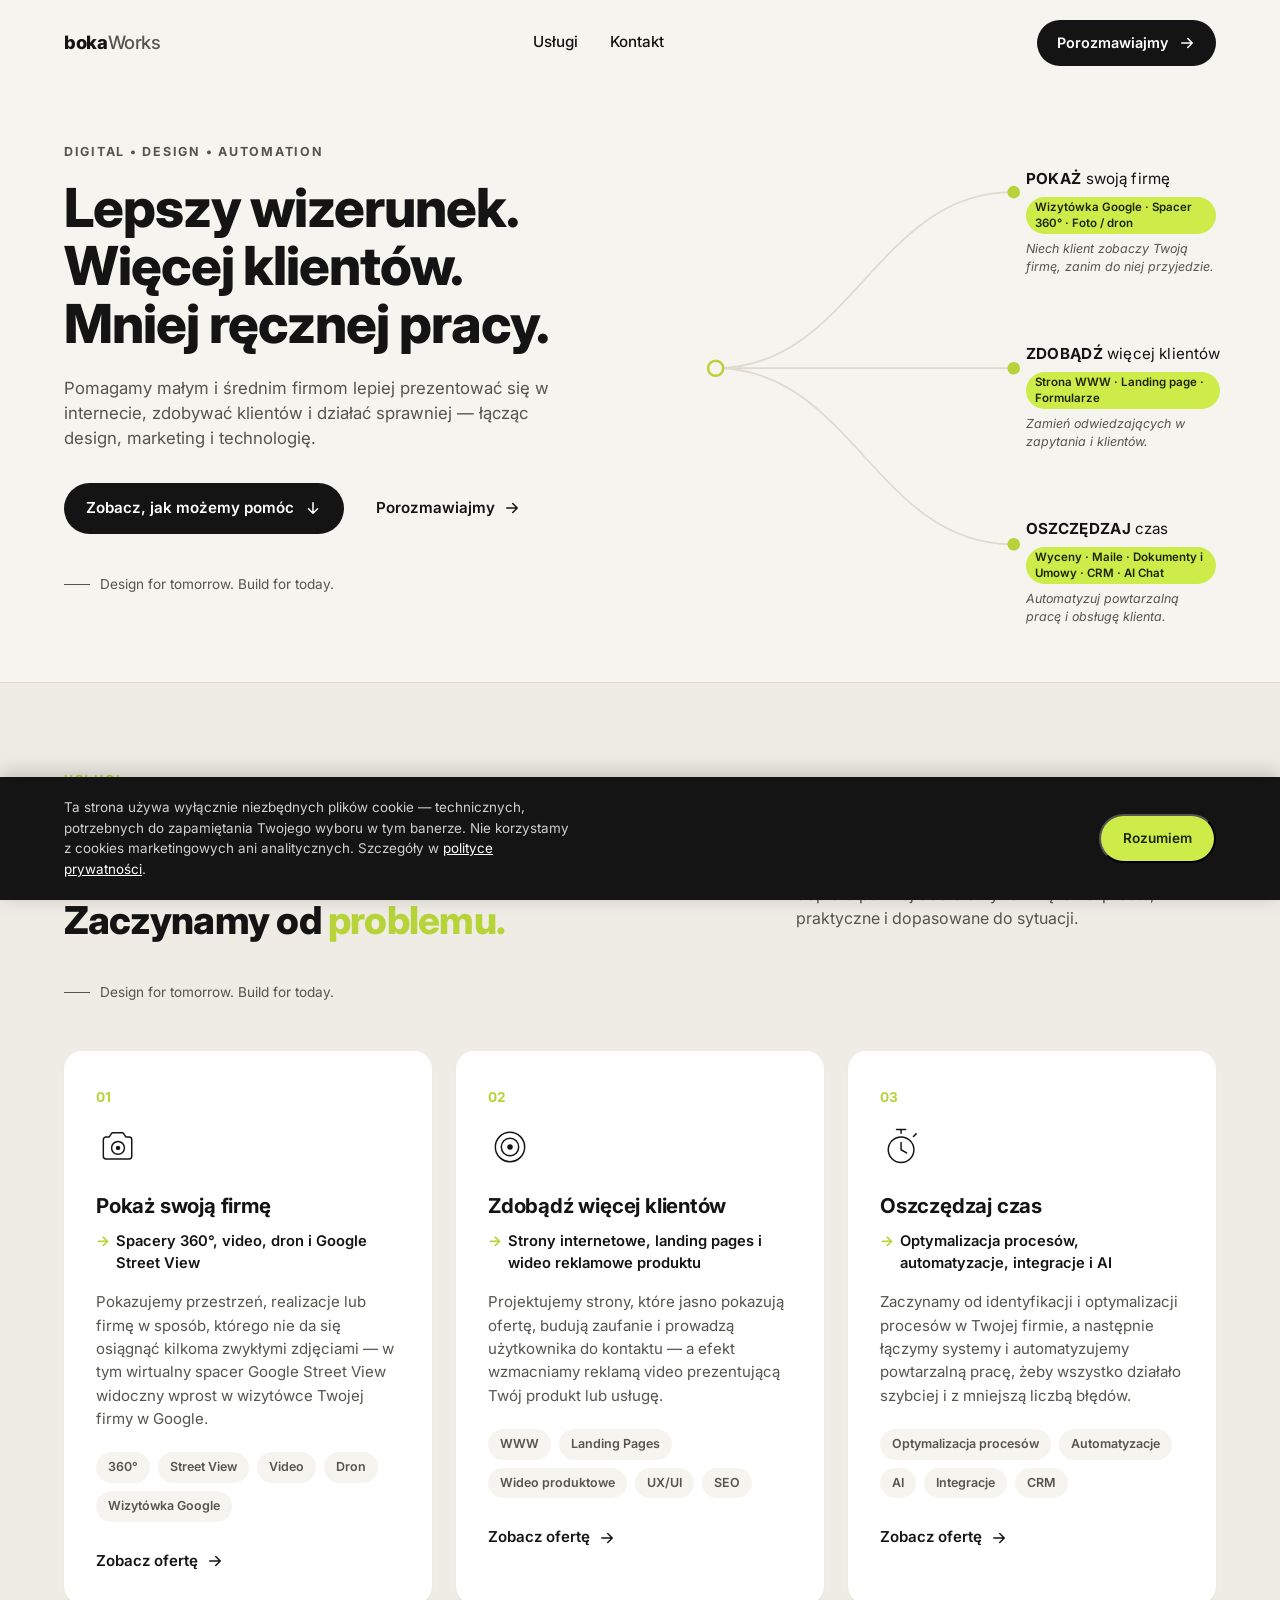
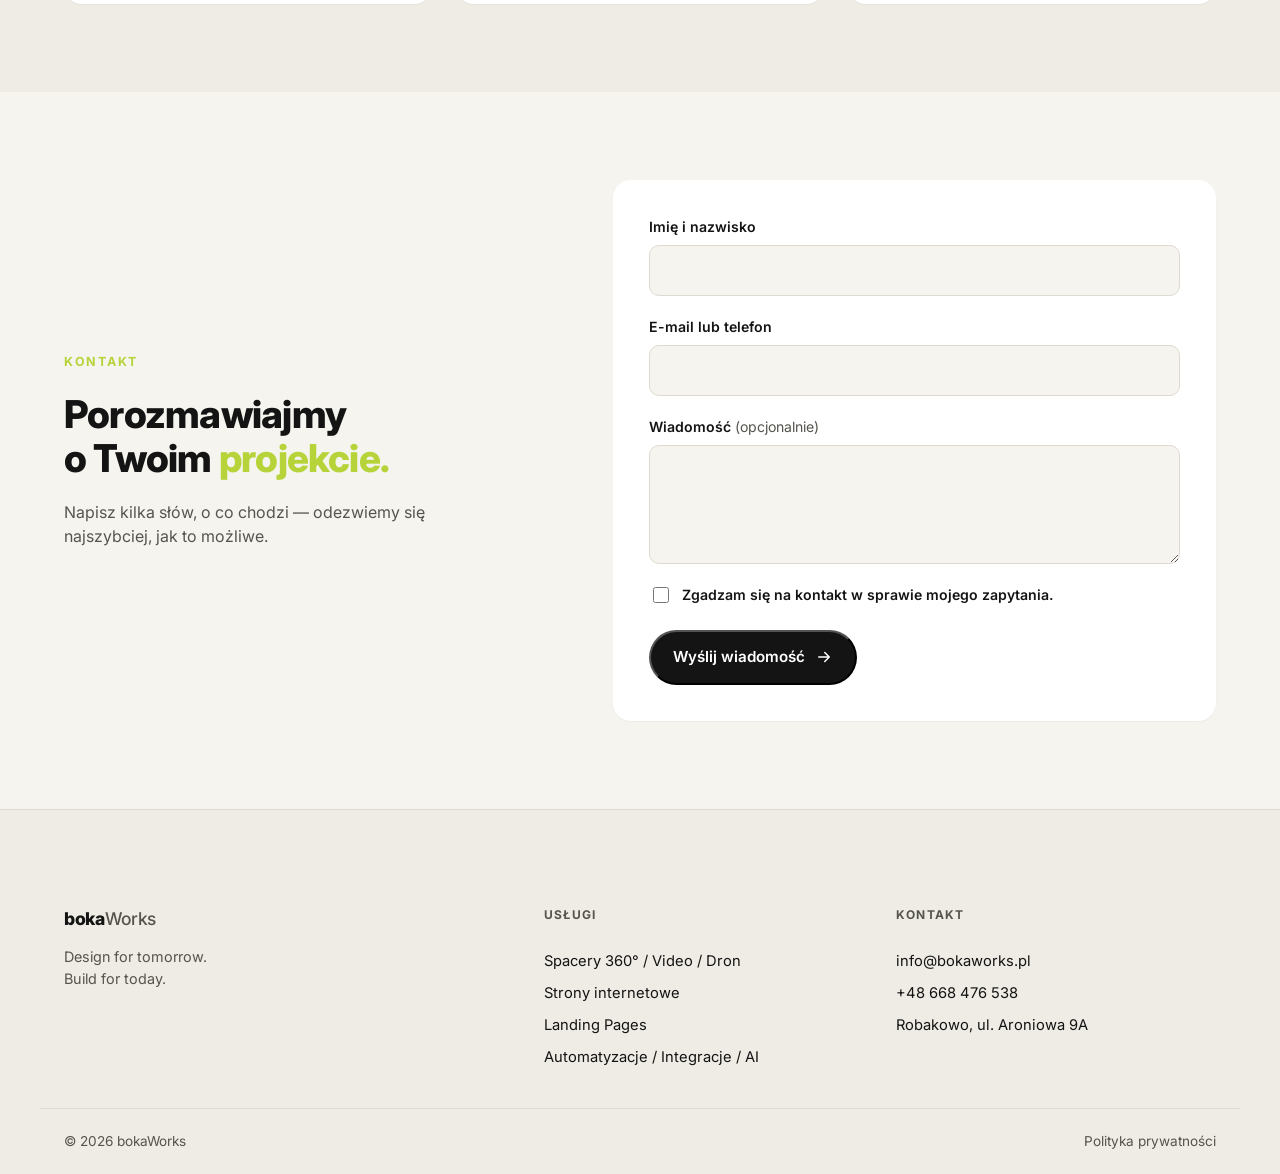
<file: index.html>
<!DOCTYPE html>
<html lang="pl">
<head>
<meta charset="UTF-8">
<meta name="viewport" content="width=device-width, initial-scale=1.0">
<title>bokaWorks — Design for tomorrow. Build for today.</title>
<meta name="description" content="Pomagamy małym i średnim firmom lepiej prezentować się w internecie, zdobywać klientów i działać sprawniej — łącząc design, marketing i technologię.">
<link rel="icon" href="data:image/svg+xml,%3Csvg xmlns='http://www.w3.org/2000/svg' viewBox='0 0 32 32'%3E%3Crect width='32' height='32' rx='8' fill='%23141414'/%3E%3Ctext x='16' y='22' font-family='Arial, sans-serif' font-weight='700' font-size='16' fill='%23CFEA3E' text-anchor='middle'%3EbW%3C/text%3E%3C/svg%3E">
<link rel="preconnect" href="https://fonts.googleapis.com">
<link rel="preconnect" href="https://fonts.gstatic.com" crossorigin>
<link href="https://fonts.googleapis.com/css2?family=Inter:wght@400;500;600;700;800&display=swap" rel="stylesheet">
<link rel="stylesheet" href="style.css?v=7">
</head>
<body>

<a class="skip-link" href="#main">Przejdź do treści</a>

<header class="site-header" id="top">
  <div class="container header-inner">
    <a href="#top" class="logo">boka<span>Works</span></a>

    <nav class="main-nav" id="main-nav">
      <a href="#uslugi">Usługi</a>
      <a href="#kontakt">Kontakt</a>
    </nav>

    <a href="#kontakt" class="btn btn-dark btn-header">
      Porozmawiajmy
      <svg class="icon-arrow" viewBox="0 0 24 24" fill="none" aria-hidden="true"><path d="M5 12h14M13 6l6 6-6 6" stroke="currentColor" stroke-width="2" stroke-linecap="round" stroke-linejoin="round"/></svg>
    </a>

    <button class="nav-toggle" id="navToggle" aria-label="Otwórz menu" aria-expanded="false" aria-controls="main-nav">
      <span></span><span></span><span></span>
    </button>
  </div>
</header>

<main id="main">

  <!-- HERO -->
  <section class="hero">
    <div class="container hero-inner">
      <div class="hero-content">
        <p class="eyebrow">DIGITAL &bull; DESIGN &bull; AUTOMATION</p>
        <h1>Lepszy wizerunek.<br>Więcej klientów.<br>Mniej ręcznej pracy.</h1>
        <p class="hero-lead">Pomagamy małym i średnim firmom lepiej prezentować się w internecie, zdobywać klientów i działać sprawniej — łącząc design, marketing i technologię.</p>
        <div class="hero-actions">
          <a href="#uslugi" class="btn btn-dark">
            Zobacz, jak możemy pomóc
            <svg class="icon-arrow icon-arrow--down" viewBox="0 0 24 24" fill="none" aria-hidden="true"><path d="M12 5v14M6 13l6 6 6-6" stroke="currentColor" stroke-width="2" stroke-linecap="round" stroke-linejoin="round"/></svg>
          </a>
          <a href="#kontakt" class="btn btn-text">
            Porozmawiajmy
            <svg class="icon-arrow" viewBox="0 0 24 24" fill="none" aria-hidden="true"><path d="M5 12h14M13 6l6 6-6 6" stroke="currentColor" stroke-width="2" stroke-linecap="round" stroke-linejoin="round"/></svg>
          </a>
        </div>
        <p class="hero-tagline"><span class="tagline-dash"></span> Design for tomorrow. Build for today.</p>
      </div>

      <div class="hero-visual" aria-hidden="true">
        <svg class="hero-diagram" viewBox="0 0 420 320" preserveAspectRatio="xMidYMid meet">
          <path class="branch" d="M22,160 C130,160 150,20 258,20" />
          <path class="branch" d="M22,160 C150,160 170,160 258,160" />
          <path class="branch" d="M22,160 C130,160 150,300 258,300" />
          <circle class="node-root" cx="22" cy="160" r="6" />
          <circle class="node" cx="259" cy="20" r="5" />
          <circle class="node" cx="259" cy="160" r="5" />
          <circle class="node" cx="259" cy="300" r="5" />
        </svg>
        <div class="hero-diagram-labels">
          <div class="diagram-label" style="top:3%">
            <p class="diagram-heading"><strong>POKAŻ</strong> swoją firmę</p>
            <em class="diagram-solution">Wizytówka Google · Spacer 360° · Foto / dron</em>
            <p class="diagram-desc">Niech klient zobaczy Twoją firmę, zanim do niej przyjedzie.</p>
          </div>
          <div class="diagram-label" style="top:46.5%">
            <p class="diagram-heading"><strong>ZDOBĄDŹ</strong> więcej klientów</p>
            <em class="diagram-solution">Strona WWW · Landing page · Formularze</em>
            <p class="diagram-desc">Zamień odwiedzających w zapytania i klientów.</p>
          </div>
          <div class="diagram-label" style="top:90%">
            <p class="diagram-heading"><strong>OSZCZĘDZAJ</strong> czas</p>
            <em class="diagram-solution">Wyceny · Maile · Dokumenty i Umowy · CRM · AI Chat</em>
            <p class="diagram-desc">Automatyzuj powtarzalną pracę i obsługę klienta.</p>
          </div>
        </div>
      </div>
    </div>
  </section>

  <!-- USŁUGI -->
  <section class="section section--muted" id="uslugi">
    <div class="container">
      <div class="section-head">
        <p class="section-eyebrow">USŁUGI</p>
        <div class="section-head-row">
          <div>
            <h2 class="section-title">Nie zaczynamy<br>od rozwiązania.<br>Zaczynamy od <span class="accent-text">problemu.</span></h2>
            <p class="hero-tagline"><span class="tagline-dash"></span> Design for tomorrow. Build for today.</p>
          </div>
          <p class="section-note">Nie musisz wiedzieć, jakiego narzędzia potrzebujesz — zacznij od efektu, który chcesz osiągnąć. Najpierw rozumiemy, co naprawdę blokuje rozwój Twojej firmy, dopiero później dobieramy rozwiązanie: proste, praktyczne i dopasowane do sytuacji.</p>
        </div>
      </div>

      <div class="cards-grid">

        <a href="https://bokaworks.pl/spacer360/" class="card service-card">
          <span class="card-arrow-corner">
            <svg viewBox="0 0 24 24" fill="none" aria-hidden="true"><path d="M7 17L17 7M9 7h8v8" stroke="currentColor" stroke-width="2" stroke-linecap="round" stroke-linejoin="round"/></svg>
          </span>
          <span class="card-number">01</span>
          <span class="card-icon">
            <svg viewBox="0 0 48 48" fill="none" aria-hidden="true"><path d="M8 16c0-1.7 1.3-3 3-3h3.5l2.3-3.6a2 2 0 0 1 1.7-.9h10a2 2 0 0 1 1.7.9L32.5 13H36c1.7 0 3 1.3 3 3v18c0 1.7-1.3 3-3 3H11c-1.7 0-3-1.3-3-3V16z" stroke="currentColor" stroke-width="1.6" stroke-linejoin="round"/><circle cx="24" cy="25" r="7" stroke="currentColor" stroke-width="1.6"/><circle cx="24" cy="25" r="2.4" fill="currentColor"/></svg>
          </span>
          <h3 class="card-title">Pokaż swoją firmę</h3>
          <p class="card-subtitle"><span class="subtitle-arrow">→</span> Spacery 360°, video, dron i Google Street View</p>
          <p class="card-desc">Pokazujemy przestrzeń, realizacje lub firmę w sposób, którego nie da się osiągnąć kilkoma zwykłymi zdjęciami — w tym wirtualny spacer Google Street View widoczny wprost w wizytówce Twojej firmy w Google.</p>
          <span class="tag-row">
            <span class="tag">360°</span>
            <span class="tag">Street View</span>
            <span class="tag">Video</span>
            <span class="tag">Dron</span>
            <span class="tag">Wizytówka Google</span>
          </span>
          <span class="card-link">
            Zobacz ofertę
            <svg class="icon-arrow" viewBox="0 0 24 24" fill="none" aria-hidden="true"><path d="M5 12h14M13 6l6 6-6 6" stroke="currentColor" stroke-width="2" stroke-linecap="round" stroke-linejoin="round"/></svg>
          </span>
        </a>

        <a href="#kontakt" class="card service-card">
          <span class="card-arrow-corner">
            <svg viewBox="0 0 24 24" fill="none" aria-hidden="true"><path d="M7 17L17 7M9 7h8v8" stroke="currentColor" stroke-width="2" stroke-linecap="round" stroke-linejoin="round"/></svg>
          </span>
          <span class="card-number">02</span>
          <span class="card-icon">
            <svg viewBox="0 0 48 48" fill="none" aria-hidden="true"><circle cx="24" cy="24" r="16" stroke="currentColor" stroke-width="1.6"/><circle cx="24" cy="24" r="9.5" stroke="currentColor" stroke-width="1.6"/><circle cx="24" cy="24" r="3" fill="currentColor"/></svg>
          </span>
          <h3 class="card-title">Zdobądź więcej klientów</h3>
          <p class="card-subtitle"><span class="subtitle-arrow">→</span> Strony internetowe, landing pages i wideo reklamowe produktu</p>
          <p class="card-desc">Projektujemy strony, które jasno pokazują ofertę, budują zaufanie i prowadzą użytkownika do kontaktu — a efekt wzmacniamy reklamą video prezentującą Twój produkt lub usługę.</p>
          <span class="tag-row">
            <span class="tag">WWW</span>
            <span class="tag">Landing Pages</span>
            <span class="tag">Wideo produktowe</span>
            <span class="tag">UX/UI</span>
            <span class="tag">SEO</span>
          </span>
          <span class="card-link">
            Zobacz ofertę
            <svg class="icon-arrow" viewBox="0 0 24 24" fill="none" aria-hidden="true"><path d="M5 12h14M13 6l6 6-6 6" stroke="currentColor" stroke-width="2" stroke-linecap="round" stroke-linejoin="round"/></svg>
          </span>
        </a>

        <a href="#kontakt" class="card service-card">
          <span class="card-arrow-corner">
            <svg viewBox="0 0 24 24" fill="none" aria-hidden="true"><path d="M7 17L17 7M9 7h8v8" stroke="currentColor" stroke-width="2" stroke-linecap="round" stroke-linejoin="round"/></svg>
          </span>
          <span class="card-number">03</span>
          <span class="card-icon">
            <svg viewBox="0 0 48 48" fill="none" aria-hidden="true"><circle cx="23" cy="27" r="14" stroke="currentColor" stroke-width="1.6"/><path d="M23 27V19M23 27l6 3.5" stroke="currentColor" stroke-width="1.6" stroke-linecap="round" stroke-linejoin="round"/><path d="M18 5h10M23 5v4" stroke="currentColor" stroke-width="1.6" stroke-linecap="round"/><path d="M36.5 12.5l2.8-2.8" stroke="currentColor" stroke-width="1.6" stroke-linecap="round"/></svg>
          </span>
          <h3 class="card-title">Oszczędzaj czas</h3>
          <p class="card-subtitle"><span class="subtitle-arrow">→</span> Optymalizacja procesów, automatyzacje, integracje i AI</p>
          <p class="card-desc">Zaczynamy od identyfikacji i optymalizacji procesów w Twojej firmie, a następnie łączymy systemy i automatyzujemy powtarzalną pracę, żeby wszystko działało szybciej i z mniejszą liczbą błędów.</p>
          <span class="tag-row">
            <span class="tag">Optymalizacja procesów</span>
            <span class="tag">Automatyzacje</span>
            <span class="tag">AI</span>
            <span class="tag">Integracje</span>
            <span class="tag">CRM</span>
          </span>
          <span class="card-link">
            Zobacz ofertę
            <svg class="icon-arrow" viewBox="0 0 24 24" fill="none" aria-hidden="true"><path d="M5 12h14M13 6l6 6-6 6" stroke="currentColor" stroke-width="2" stroke-linecap="round" stroke-linejoin="round"/></svg>
          </span>
        </a>

      </div>
    </div>
  </section>

  <!-- KONTAKT -->
  <section class="section" id="kontakt">
    <div class="container contact-inner">
      <div class="contact-intro">
        <p class="section-eyebrow">KONTAKT</p>
        <h2 class="section-title">Porozmawiajmy<br>o Twoim <span class="accent-text">projekcie.</span></h2>
        <p class="section-note contact-note">Napisz kilka słów, o co chodzi — odezwiemy się najszybciej, jak to możliwe.</p>
      </div>

      <form class="contact-form" id="contactForm" novalidate>
        <div class="form-row">
          <label for="cf-name">Imię i nazwisko</label>
          <input type="text" id="cf-name" name="name" autocomplete="name" required>
        </div>

        <div class="form-row">
          <label for="cf-contact">E-mail lub telefon</label>
          <input type="text" id="cf-contact" name="contact" autocomplete="email" required>
        </div>

        <div class="form-row">
          <label for="cf-message">Wiadomość <span class="label-optional">(opcjonalnie)</span></label>
          <textarea id="cf-message" name="message" rows="4"></textarea>
        </div>

        <div class="form-row form-row--consent">
          <label class="consent-label">
            <input type="checkbox" id="cf-consent" name="consent" required>
            <span>Zgadzam się na kontakt w sprawie mojego zapytania.</span>
          </label>
        </div>

        <!-- honeypot: ukryte dla ludzi, widoczne dla botów -->
        <div class="form-hp" aria-hidden="true">
          <label for="cf-website">Strona internetowa</label>
          <input type="text" id="cf-website" name="website" tabindex="-1" autocomplete="off">
        </div>

        <div class="form-row form-row--submit">
          <button type="submit" class="btn btn-dark" id="cf-submit">
            Wyślij wiadomość
            <svg class="icon-arrow" viewBox="0 0 24 24" fill="none" aria-hidden="true"><path d="M5 12h14M13 6l6 6-6 6" stroke="currentColor" stroke-width="2" stroke-linecap="round" stroke-linejoin="round"/></svg>
          </button>
          <p class="form-status" id="cf-status" role="status" aria-live="polite"></p>
        </div>
      </form>
    </div>
  </section>

</main>

<footer class="site-footer">
  <div class="container footer-grid">
    <div class="footer-brand">
      <a href="#top" class="logo logo--footer">boka<span>Works</span></a>
      <p>Design for tomorrow.<br>Build for today.</p>
    </div>

    <div class="footer-col">
      <p class="footer-heading">USŁUGI</p>
      <a href="#uslugi">Spacery 360° / Video / Dron</a>
      <a href="#uslugi">Strony internetowe</a>
      <a href="#uslugi">Landing Pages</a>
      <a href="#uslugi">Automatyzacje / Integracje / AI</a>
    </div>

    <div class="footer-col">
      <p class="footer-heading">KONTAKT</p>
      <a href="mailto:info@bokaworks.pl">info@bokaworks.pl</a>
      <a href="tel:+48668476538">+48 668 476 538</a>
      <span class="footer-address">Robakowo, ul. Aroniowa 9A</span>
    </div>
  </div>

  <div class="container footer-bottom">
    <p>&copy; <span id="year">2026</span> bokaWorks</p>
    <a href="polityka-prywatnosci.html">Polityka prywatności</a>
  </div>
</footer>

<!-- ===== COOKIE BANNER ===== -->
<div class="cookie-banner" id="cookieBanner" hidden>
  <div class="container cookie-banner-inner">
    <p>Ta strona używa wyłącznie niezbędnych plików cookie — technicznych, potrzebnych do zapamiętania Twojego wyboru w tym banerze. Nie korzystamy z cookies marketingowych ani analitycznych. Szczegóły w <a href="polityka-prywatnosci.html">polityce prywatności</a>.</p>
    <div class="cookie-actions">
      <button class="btn btn-accent" id="cookieAccept" type="button">Rozumiem</button>
    </div>
  </div>
</div>

<script src="script.js?v=4"></script>
</body>
</html>
</file>
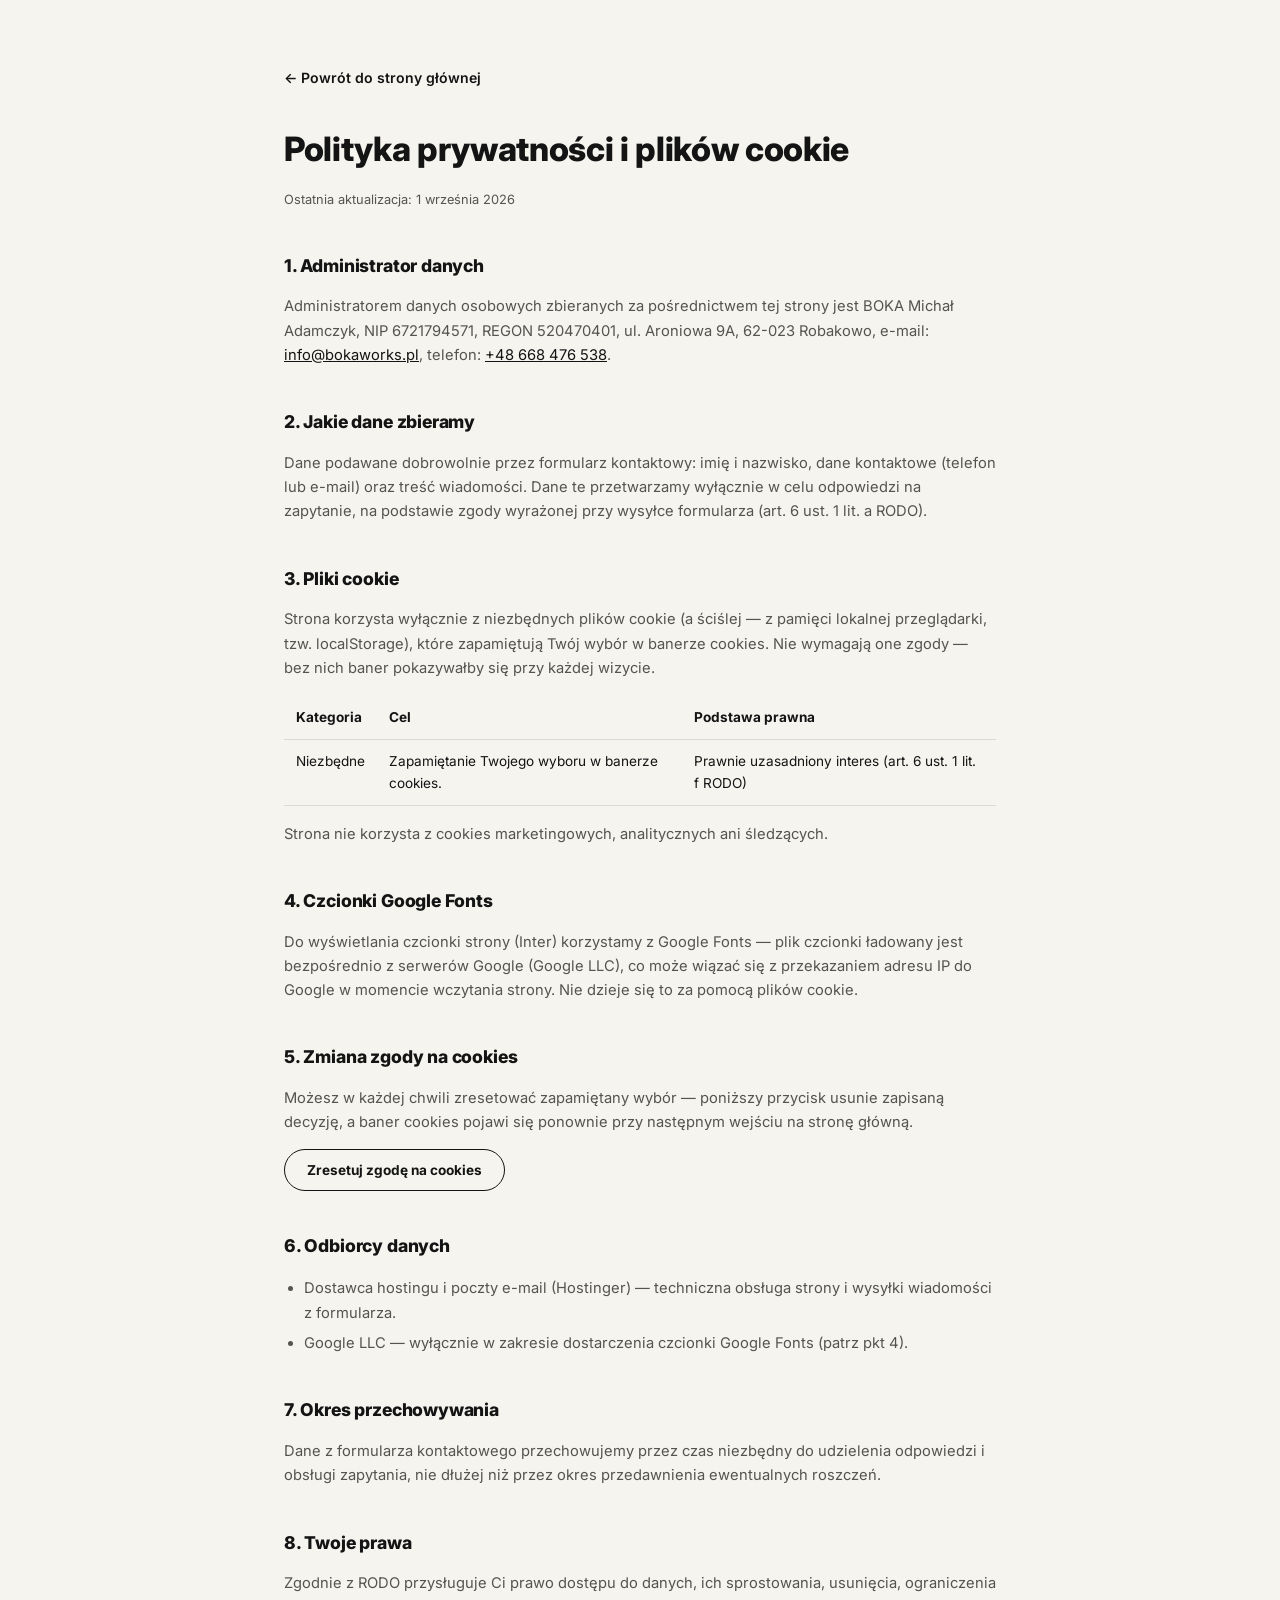
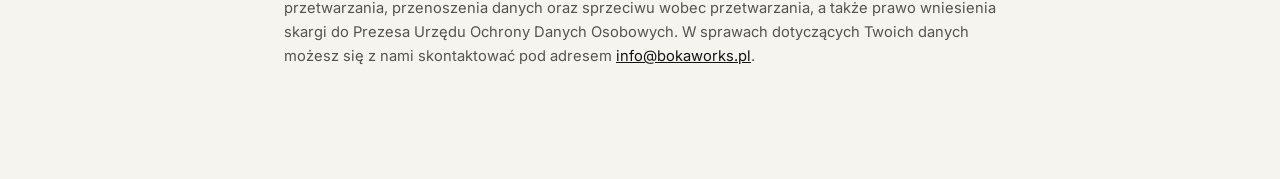
<file: polityka-prywatnosci.html>
<!DOCTYPE html>
<html lang="pl">
<head>
<meta charset="UTF-8">
<meta name="viewport" content="width=device-width, initial-scale=1">
<meta name="robots" content="noindex">
<title>Polityka prywatności — bokaWorks</title>
<link rel="preconnect" href="https://fonts.googleapis.com">
<link rel="preconnect" href="https://fonts.gstatic.com" crossorigin>
<link href="https://fonts.googleapis.com/css2?family=Inter:wght@400;500;600;700;800&display=swap" rel="stylesheet">
<style>
  :root {
    --bg: #f5f4ef;
    --ink: #141414;
    --ink-soft: #55544d;
    --line: #dedad0;
    --accent-dark: #b6d43a;
  }
  * { box-sizing: border-box; }
  body { margin: 0; font-family: "Inter", -apple-system, BlinkMacSystemFont, "Segoe UI", Roboto, Helvetica, Arial, sans-serif; color: var(--ink); background: var(--bg); line-height: 1.65; }
  h1, h2 { font-weight: 800; margin: 0; letter-spacing: -0.01em; }
  a { color: var(--ink); }
  .wrap { max-width: 760px; margin: 0 auto; padding: 64px 24px 96px; }
  .back { font-size: 0.88rem; font-weight: 600; text-decoration: none; display: inline-block; margin-bottom: 32px; color: var(--ink); }
  h1 { font-size: clamp(1.6rem, 3vw, 2.1rem); margin-bottom: 8px; }
  .updated { font-size: 0.8rem; color: var(--ink-soft); margin-bottom: 40px; }
  h2 { font-size: 1.1rem; margin: 40px 0 12px; }
  p, li { font-size: 0.92rem; color: var(--ink-soft); }
  ul { padding-left: 20px; }
  li { margin-bottom: 6px; }
  table { width: 100%; border-collapse: collapse; margin: 16px 0; font-size: 0.85rem; }
  th, td { text-align: left; padding: 10px 12px; border-bottom: 1px solid var(--line); vertical-align: top; }
  th { color: var(--ink); font-weight: 700; }
  .btn {
    display: inline-flex; align-items: center; gap: 8px; padding: 12px 22px; font-size: 0.85rem; font-weight: 700;
    border: 1.5px solid var(--ink); background: transparent; color: var(--ink); cursor: pointer;
    border-radius: 999px; font-family: inherit;
  }
  .btn:hover { background: var(--ink); color: #fff; }
  #cookie-reset-msg { font-size: 0.8rem; color: var(--ink-soft); margin-top: 10px; display: none; }
</style>
</head>
<body>
<div class="wrap">
  <a class="back" href="index.html">← Powrót do strony głównej</a>
  <h1>Polityka prywatności i plików cookie</h1>
  <p class="updated">Ostatnia aktualizacja: 1 września 2026</p>

  <h2>1. Administrator danych</h2>
  <p>
    Administratorem danych osobowych zbieranych za pośrednictwem tej strony jest
    BOKA Michał Adamczyk, NIP 6721794571, REGON 520470401,
    ul. Aroniowa 9A, 62-023 Robakowo, e-mail: <a href="mailto:info@bokaworks.pl">info@bokaworks.pl</a>,
    telefon: <a href="tel:+48668476538">+48 668 476 538</a>.
  </p>

  <h2>2. Jakie dane zbieramy</h2>
  <p>Dane podawane dobrowolnie przez formularz kontaktowy: imię i nazwisko, dane kontaktowe (telefon lub e-mail) oraz treść wiadomości. Dane te przetwarzamy wyłącznie w celu odpowiedzi na zapytanie, na podstawie zgody wyrażonej przy wysyłce formularza (art. 6 ust. 1 lit. a RODO).</p>

  <h2>3. Pliki cookie</h2>
  <p>Strona korzysta wyłącznie z niezbędnych plików cookie (a ściślej — z pamięci lokalnej przeglądarki, tzw. localStorage), które zapamiętują Twój wybór w banerze cookies. Nie wymagają one zgody — bez nich baner pokazywałby się przy każdej wizycie.</p>
  <table>
    <tr><th>Kategoria</th><th>Cel</th><th>Podstawa prawna</th></tr>
    <tr>
      <td>Niezbędne</td>
      <td>Zapamiętanie Twojego wyboru w banerze cookies.</td>
      <td>Prawnie uzasadniony interes (art. 6 ust. 1 lit. f RODO)</td>
    </tr>
  </table>
  <p>Strona nie korzysta z cookies marketingowych, analitycznych ani śledzących.</p>

  <h2>4. Czcionki Google Fonts</h2>
  <p>Do wyświetlania czcionki strony (Inter) korzystamy z Google Fonts — plik czcionki ładowany jest bezpośrednio z serwerów Google (Google LLC), co może wiązać się z przekazaniem adresu IP do Google w momencie wczytania strony. Nie dzieje się to za pomocą plików cookie.</p>

  <h2>5. Zmiana zgody na cookies</h2>
  <p>Możesz w każdej chwili zresetować zapamiętany wybór — poniższy przycisk usunie zapisaną decyzję, a baner cookies pojawi się ponownie przy następnym wejściu na stronę główną.</p>
  <button class="btn" id="cookie-reset-btn" type="button">Zresetuj zgodę na cookies</button>
  <p id="cookie-reset-msg">Gotowe — wróć na <a href="index.html">stronę główną</a>, baner pojawi się ponownie.</p>

  <h2>6. Odbiorcy danych</h2>
  <ul>
    <li>Dostawca hostingu i poczty e-mail (Hostinger) — techniczna obsługa strony i wysyłki wiadomości z formularza.</li>
    <li>Google LLC — wyłącznie w zakresie dostarczenia czcionki Google Fonts (patrz pkt 4).</li>
  </ul>

  <h2>7. Okres przechowywania</h2>
  <p>Dane z formularza kontaktowego przechowujemy przez czas niezbędny do udzielenia odpowiedzi i obsługi zapytania, nie dłużej niż przez okres przedawnienia ewentualnych roszczeń.</p>

  <h2>8. Twoje prawa</h2>
  <p>Zgodnie z RODO przysługuje Ci prawo dostępu do danych, ich sprostowania, usunięcia, ograniczenia przetwarzania, przenoszenia danych oraz sprzeciwu wobec przetwarzania, a także prawo wniesienia skargi do Prezesa Urzędu Ochrony Danych Osobowych. W sprawach dotyczących Twoich danych możesz się z nami skontaktować pod adresem <a href="mailto:info@bokaworks.pl">info@bokaworks.pl</a>.</p>
</div>
<script>
  document.getElementById('cookie-reset-btn').addEventListener('click', function () {
    try { localStorage.removeItem('bokaworks_cookie_consent'); } catch (e) {}
    document.getElementById('cookie-reset-msg').style.display = 'block';
  });
</script>
</body>
</html>
</file>
<file: style.css>
/* ==========================================================================
   bokaWorks — homepage styles
   ========================================================================== */

:root {
  --bg: #f5f4ef;
  --bg-muted: #eeece4;
  --ink: #141414;
  --ink-soft: #55544d;
  --line: #dedad0;
  --card-bg: #ffffff;
  --card-bg-hover: #fbfaf5;
  --accent: #cdec4a;
  --accent-ink: #1c2400;
  --accent-dark: #b6d43a;
  --radius: 18px;
  --radius-sm: 10px;
  --container: 1200px;
  --shadow-card: 0 1px 2px rgba(20, 20, 20, 0.04);
  --shadow-card-hover: 0 18px 34px -18px rgba(20, 20, 20, 0.28);
  --ease: cubic-bezier(0.22, 1, 0.36, 1);
}

* {
  box-sizing: border-box;
}

html {
  scroll-behavior: smooth;
}

body {
  margin: 0;
  font-family: "Inter", -apple-system, BlinkMacSystemFont, "Segoe UI", Roboto, Helvetica, Arial, sans-serif;
  background: var(--bg);
  color: var(--ink);
  line-height: 1.5;
  -webkit-font-smoothing: antialiased;
}

h1, h2, h3, h4, p, figure {
  margin: 0;
}

img, svg {
  display: block;
  max-width: 100%;
}

a {
  color: inherit;
  text-decoration: none;
}

ul {
  list-style: none;
  margin: 0;
  padding: 0;
}

button {
  font: inherit;
  cursor: pointer;
}

.container {
  width: 100%;
  max-width: var(--container);
  margin-inline: auto;
  padding-inline: 24px;
}

.skip-link {
  position: absolute;
  left: -999px;
  top: auto;
  background: var(--ink);
  color: #fff;
  padding: 10px 16px;
  border-radius: 8px;
  z-index: 200;
}
.skip-link:focus {
  left: 24px;
  top: 12px;
}

/* ---------- Buttons ---------- */

.btn {
  display: inline-flex;
  align-items: center;
  gap: 10px;
  padding: 14px 22px;
  border-radius: 999px;
  font-weight: 600;
  font-size: 0.95rem;
  white-space: nowrap;
  transition: transform 0.35s var(--ease), background-color 0.25s ease, color 0.25s ease, box-shadow 0.25s ease;
}

.btn-dark {
  background: var(--ink);
  color: #fff;
}
.btn-dark:hover {
  background: #262620;
  transform: translateY(-2px);
}
.btn:disabled {
  opacity: 0.6;
  cursor: not-allowed;
  transform: none;
}

.btn-accent {
  background: var(--accent);
  color: var(--accent-ink);
}
.btn-accent:hover {
  background: var(--accent-dark);
  transform: translateY(-2px);
}

.btn-text {
  padding: 14px 4px;
  color: var(--ink);
  gap: 8px;
}
.btn-text .icon-arrow {
  transition: transform 0.25s var(--ease);
}
.btn-text:hover .icon-arrow {
  transform: translateX(4px);
}

.btn-text--light {
  color: #fff;
}

.btn-header {
  padding: 12px 20px;
  font-size: 0.9rem;
}

.icon-arrow {
  width: 18px;
  height: 18px;
  flex-shrink: 0;
}
.icon-arrow--down {
  transition: transform 0.25s var(--ease);
}
.btn:hover .icon-arrow--down {
  transform: translateY(2px);
}

/* ---------- Header ---------- */

.site-header {
  position: sticky;
  top: 0;
  z-index: 100;
  background: rgba(245, 244, 239, 0.85);
  backdrop-filter: blur(10px);
  border-bottom: 1px solid transparent;
}

.header-inner {
  display: flex;
  align-items: center;
  justify-content: space-between;
  gap: 24px;
  padding-block: 20px;
}

.logo {
  font-size: 1.15rem;
  font-weight: 800;
  letter-spacing: -0.02em;
  color: var(--ink);
}
.logo span {
  font-weight: 500;
  color: var(--ink-soft);
}

.main-nav {
  display: flex;
  gap: 32px;
  font-size: 0.95rem;
  font-weight: 500;
  margin-inline: auto;
}
.main-nav a {
  position: relative;
  padding-block: 4px;
}
.main-nav a::after {
  content: "";
  position: absolute;
  left: 0;
  bottom: 0;
  width: 0;
  height: 2px;
  background: var(--ink);
  transition: width 0.25s var(--ease);
}
.main-nav a:hover::after {
  width: 100%;
}

.nav-toggle {
  display: none;
  flex-direction: column;
  justify-content: center;
  gap: 5px;
  width: 40px;
  height: 40px;
  background: transparent;
  border: 1px solid var(--line);
  border-radius: 10px;
}
.nav-toggle span {
  display: block;
  height: 2px;
  margin-inline: 9px;
  background: var(--ink);
  transition: transform 0.25s ease, opacity 0.25s ease;
}
.nav-toggle[aria-expanded="true"] span:nth-child(1) { transform: translateY(7px) rotate(45deg); }
.nav-toggle[aria-expanded="true"] span:nth-child(2) { opacity: 0; }
.nav-toggle[aria-expanded="true"] span:nth-child(3) { transform: translateY(-7px) rotate(-45deg); }

/* ---------- Hero ---------- */

.hero {
  padding-block: 56px 88px;
}

.hero-inner {
  display: grid;
  grid-template-columns: 1.05fr 0.95fr;
  gap: 40px;
  align-items: center;
}

.eyebrow {
  font-size: 0.78rem;
  font-weight: 700;
  letter-spacing: 0.14em;
  color: var(--ink-soft);
  margin-bottom: 18px;
}

.hero-content h1 {
  font-size: clamp(2.2rem, 4.2vw, 3.4rem);
  line-height: 1.08;
  font-weight: 800;
  letter-spacing: -0.02em;
}

.hero-lead {
  margin-top: 22px;
  max-width: 46ch;
  color: var(--ink-soft);
  font-size: 1.05rem;
}

.hero-actions {
  display: flex;
  align-items: center;
  flex-wrap: wrap;
  gap: 8px 28px;
  margin-top: 32px;
}

.hero-tagline {
  display: flex;
  align-items: center;
  gap: 10px;
  margin-top: 40px;
  font-size: 0.85rem;
  color: var(--ink-soft);
}
.tagline-dash {
  width: 26px;
  height: 1px;
  background: var(--ink-soft);
}

.hero-visual {
  position: relative;
  min-height: 320px;
}
.hero-diagram {
  width: 100%;
  height: auto;
  overflow: visible;
}
.hero-diagram .branch {
  fill: none;
  stroke: var(--line);
  stroke-width: 1.4;
}
.hero-diagram .node-root {
  fill: var(--bg);
  stroke: var(--accent-dark);
  stroke-width: 2;
}
.hero-diagram .node {
  fill: var(--accent-dark);
}

.hero-diagram-labels {
  position: absolute;
  inset: 0;
}
.diagram-label {
  position: absolute;
  left: 64%;
  max-width: 250px;
  transform: translateY(-11px);
  display: flex;
  flex-direction: column;
  gap: 6px;
}
.diagram-heading {
  font-size: 0.95rem;
  color: var(--ink);
  letter-spacing: 0.01em;
  white-space: nowrap;
}
.diagram-heading strong {
  font-weight: 700;
  letter-spacing: 0.02em;
}
.diagram-solution {
  display: inline-block;
  align-self: flex-start;
  font-style: normal;
  font-size: 0.72rem;
  font-weight: 600;
  color: var(--accent-ink);
  background: var(--accent);
  padding: 3px 9px;
  border-radius: 999px;
  line-height: 1.35;
  white-space: normal;
}
.diagram-desc {
  font-style: italic;
  font-size: 0.78rem;
  color: var(--ink-soft);
  line-height: 1.4;
}

/* ---------- Sections (shared) ---------- */

.section {
  padding-block: 88px;
}
.section--muted {
  background: var(--bg-muted);
  border-top: 1px solid var(--line);
}

.section-head {
  margin-bottom: 48px;
}

.section-head-row {
  display: grid;
  grid-template-columns: 1.1fr 0.9fr;
  gap: 40px;
  align-items: start;
}

.section-eyebrow {
  font-size: 0.78rem;
  font-weight: 700;
  letter-spacing: 0.14em;
  color: var(--accent-dark);
  margin-bottom: 20px;
}

.section-title {
  font-size: clamp(1.7rem, 3vw, 2.4rem);
  font-weight: 800;
  letter-spacing: -0.02em;
  line-height: 1.15;
}

.accent-text {
  color: var(--accent-dark);
}

.section-note {
  color: var(--ink-soft);
  font-size: 1rem;
  max-width: 42ch;
  justify-self: end;
  text-align: left;
}

/* ---------- Cards (shared base for service + project cards) ---------- */

.card {
  position: relative;
  display: block;
  background: var(--card-bg);
  border-radius: var(--radius);
  box-shadow: var(--shadow-card);
  transition: transform 0.4s var(--ease), box-shadow 0.4s var(--ease), background-color 0.4s var(--ease);
  will-change: transform;
}
.card:hover {
  transform: translateY(-6px);
  box-shadow: var(--shadow-card-hover);
}

.card-arrow-corner {
  position: absolute;
  top: 26px;
  right: 26px;
  width: 34px;
  height: 34px;
  border-radius: 50%;
  display: flex;
  align-items: center;
  justify-content: center;
  color: var(--ink);
  background: var(--bg);
  opacity: 0;
  transform: translate(-4px, 4px) scale(0.85);
  transition: opacity 0.3s var(--ease), transform 0.3s var(--ease), background-color 0.3s var(--ease);
}
.card-arrow-corner svg {
  width: 16px;
  height: 16px;
}
.card:hover .card-arrow-corner {
  opacity: 1;
  transform: translate(0, 0) scale(1);
  background: var(--accent);
}

/* ---------- Service cards ---------- */

.cards-grid {
  display: grid;
  grid-template-columns: repeat(3, 1fr);
  gap: 24px;
}

.service-card {
  padding: 36px 32px 32px;
  background-color: var(--card-bg);
}
.service-card:hover {
  background-color: var(--card-bg-hover);
}

.card-number {
  display: block;
  font-size: 0.85rem;
  font-weight: 700;
  color: var(--accent-dark);
  margin-bottom: 18px;
}

.card-icon {
  display: inline-flex;
  width: 44px;
  height: 44px;
  color: var(--ink);
  margin-bottom: 22px;
  transition: transform 0.4s var(--ease);
}
.card:hover .card-icon {
  transform: translate(2px, -3px) rotate(-4deg);
}

.card-title {
  font-size: 1.28rem;
  font-weight: 700;
  letter-spacing: -0.01em;
  margin-bottom: 8px;
}

.card-subtitle {
  display: flex;
  align-items: baseline;
  gap: 6px;
  font-size: 0.92rem;
  font-weight: 600;
  color: var(--ink);
  margin-bottom: 16px;
}
.subtitle-arrow {
  color: var(--accent-dark);
  font-weight: 700;
}

.card-desc {
  font-size: 0.94rem;
  color: var(--ink-soft);
  line-height: 1.55;
  margin-bottom: 22px;
}

.tag-row {
  display: flex;
  flex-wrap: wrap;
  gap: 8px;
  margin-bottom: 26px;
}
.tag {
  font-size: 0.78rem;
  font-weight: 600;
  padding: 6px 12px;
  border-radius: 999px;
  background: var(--bg);
  color: var(--ink-soft);
  transition: background-color 0.3s var(--ease), color 0.3s var(--ease);
}
.card:hover .tag {
  background: #fff;
}

.card-link {
  display: inline-flex;
  align-items: center;
  gap: 8px;
  font-weight: 600;
  font-size: 0.94rem;
}
.card-link .icon-arrow {
  transition: transform 0.3s var(--ease);
}
.card:hover .card-link .icon-arrow {
  transform: translateX(4px);
}

/* ---------- Kontakt / Contact form ---------- */

.contact-inner {
  display: grid;
  grid-template-columns: 0.9fr 1.1fr;
  gap: 56px;
  align-items: center;
}

.contact-note {
  margin-top: 20px;
  justify-self: start;
  text-align: left;
}

.contact-form {
  display: flex;
  flex-direction: column;
  gap: 20px;
  background: var(--card-bg);
  border-radius: var(--radius);
  box-shadow: var(--shadow-card);
  padding: 36px;
}

.form-row {
  display: flex;
  flex-direction: column;
  gap: 8px;
}

.form-row label {
  font-size: 0.88rem;
  font-weight: 600;
  color: var(--ink);
}

.label-optional {
  font-weight: 400;
  color: var(--ink-soft);
}

.form-row input[type="text"],
.form-row input[type="email"],
.form-row textarea {
  width: 100%;
  font: inherit;
  font-size: 0.95rem;
  color: var(--ink);
  background: var(--bg);
  border: 1px solid var(--line);
  border-radius: var(--radius-sm);
  padding: 13px 16px;
  transition: border-color 0.25s ease, background-color 0.25s ease;
}

.form-row input[type="text"]:focus,
.form-row input[type="email"]:focus,
.form-row textarea:focus {
  outline: none;
  border-color: var(--accent-dark);
  background: #fff;
}

.form-row input.invalid,
.form-row textarea.invalid {
  border-color: #b3261e;
  background: #fdf3f2;
}

.consent-label.invalid {
  color: #b3261e;
}
.consent-label.invalid input {
  outline: 2px solid #b3261e;
  outline-offset: 2px;
}

.form-row textarea {
  resize: vertical;
  min-height: 96px;
  font-family: inherit;
}

.form-row--consent {
  flex-direction: row;
}

.consent-label {
  display: flex;
  align-items: flex-start;
  gap: 10px;
  font-size: 0.86rem;
  color: var(--ink-soft);
  cursor: pointer;
}
.consent-label input {
  margin-top: 3px;
  width: 16px;
  height: 16px;
  flex-shrink: 0;
  accent-color: var(--accent-dark);
}

.form-hp {
  position: absolute;
  left: -9999px;
  width: 1px;
  height: 1px;
  overflow: hidden;
}

.form-row--submit {
  flex-direction: row;
  align-items: center;
  flex-wrap: wrap;
  gap: 16px;
  margin-top: 4px;
}

.form-status {
  font-size: 0.88rem;
  font-weight: 600;
}
.form-status[data-state="ok"] {
  color: #3a6b1f;
}
.form-status[data-state="error"] {
  color: #b3261e;
}

/* ---------- Footer ---------- */

.site-footer {
  padding-top: 48px;
  background: var(--bg-muted);
  border-top: 1px solid var(--line);
}

.footer-grid {
  display: grid;
  grid-template-columns: 1.4fr 1fr 1fr;
  gap: 32px;
  padding-block: 48px 40px;
}

.footer-brand p {
  margin-top: 14px;
  color: var(--ink-soft);
  font-size: 0.9rem;
  line-height: 1.5;
}

.logo--footer {
  font-size: 1.1rem;
}

.footer-heading {
  font-size: 0.75rem;
  font-weight: 700;
  letter-spacing: 0.1em;
  color: var(--ink-soft);
  margin-bottom: 16px;
}

.footer-col {
  display: flex;
  flex-direction: column;
  gap: 10px;
  font-size: 0.92rem;
}
.footer-col a,
.footer-col span {
  color: var(--ink);
  width: fit-content;
}
.footer-col a {
  position: relative;
}
.footer-col a::after {
  content: "";
  position: absolute;
  left: 0;
  bottom: -2px;
  width: 0;
  height: 1px;
  background: var(--ink);
  transition: width 0.25s var(--ease);
}
.footer-col a:hover::after {
  width: 100%;
}
.footer-address {
  color: var(--ink-soft);
}

.footer-bottom {
  display: flex;
  justify-content: space-between;
  align-items: center;
  border-top: 1px solid var(--line);
  padding-block: 22px;
  font-size: 0.85rem;
  color: var(--ink-soft);
}

/* ---------- Cookie banner ---------- */

.cookie-banner {
  position: fixed;
  left: 0;
  right: 0;
  bottom: 0;
  z-index: 200;
  background: var(--ink);
  color: #fff;
  padding: 20px 24px;
  box-shadow: 0 -4px 20px rgba(0, 0, 0, 0.2);
}

.cookie-banner-inner {
  display: flex;
  align-items: center;
  justify-content: space-between;
  gap: 24px;
  flex-wrap: wrap;
}

.cookie-banner p {
  margin: 0;
  font-size: 0.84rem;
  color: rgba(255, 255, 255, 0.8);
  max-width: 64ch;
  line-height: 1.55;
}
.cookie-banner a {
  color: #fff;
  text-decoration: underline;
}

.cookie-actions {
  display: flex;
  flex: none;
}
.cookie-actions .btn {
  padding: 12px 22px;
  font-size: 0.85rem;
}

/* ==========================================================================
   Responsive
   ========================================================================== */

@media (max-width: 980px) {
  .hero-inner {
    grid-template-columns: 1fr;
  }
  .hero-visual {
    display: none;
  }
  .section-head-row {
    grid-template-columns: 1fr;
    gap: 16px;
  }
  .section-note {
    justify-self: start;
    max-width: none;
  }
  .cards-grid {
    grid-template-columns: 1fr;
  }
  .contact-inner {
    grid-template-columns: 1fr;
    gap: 32px;
  }
  .footer-grid {
    grid-template-columns: 1fr 1fr;
  }
}

@media (max-width: 760px) {
  .main-nav {
    position: absolute;
    top: 100%;
    left: 0;
    right: 0;
    flex-direction: column;
    background: var(--bg);
    padding: 20px 24px 28px;
    gap: 18px;
    border-bottom: 1px solid var(--line);
    transform: translateY(-8px);
    opacity: 0;
    pointer-events: none;
    transition: transform 0.25s var(--ease), opacity 0.25s var(--ease);
  }
  .main-nav.is-open {
    transform: translateY(0);
    opacity: 1;
    pointer-events: auto;
  }
  .nav-toggle {
    display: flex;
  }
  .btn-header {
    display: none;
  }
  .footer-grid {
    grid-template-columns: 1fr;
  }
}

@media (max-width: 520px) {
  .hero-actions {
    flex-direction: column;
    align-items: flex-start;
    gap: 14px;
  }
}

@media (prefers-reduced-motion: reduce) {
  html {
    scroll-behavior: auto;
  }
  * {
    transition-duration: 0.001ms !important;
  }
}
</file>
